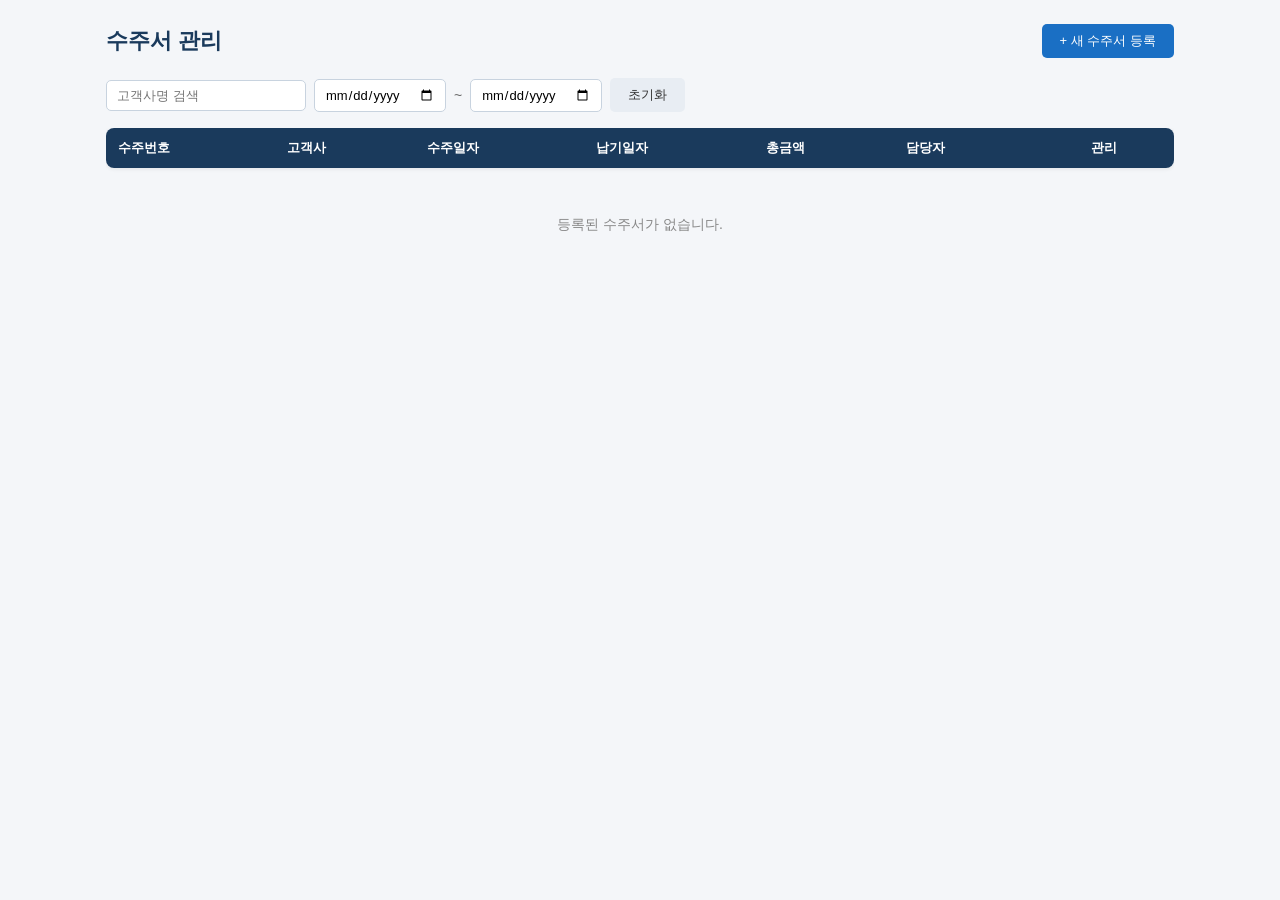
<file: admin/index.html>
<!DOCTYPE html>
<html lang="ko">
<head>
  <meta charset="UTF-8">
  <meta name="viewport" content="width=device-width, initial-scale=1.0">
  <title>수주서 관리</title>
  <link rel="stylesheet" href="style.css">
</head>
<body>

  <!-- 목록 화면 -->
  <div id="list-view" class="view">
    <header class="app-header no-print">
      <h1>수주서 관리</h1>
      <button class="btn btn-primary" onclick="showForm()">+ 새 수주서 등록</button>
    </header>

    <div class="filter-bar no-print">
      <input type="text" id="filter-customer" placeholder="고객사명 검색" oninput="renderList()">
      <input type="date" id="filter-from" oninput="renderList()">
      <span>~</span>
      <input type="date" id="filter-to" oninput="renderList()">
      <button class="btn btn-secondary" onclick="clearFilters()">초기화</button>
    </div>

    <div class="table-wrap no-print">
      <table id="order-table">
        <thead>
          <tr>
            <th>수주번호</th>
            <th>고객사</th>
            <th>수주일자</th>
            <th>납기일자</th>
            <th>총금액</th>
            <th>담당자</th>
            <th class="col-action">관리</th>
          </tr>
        </thead>
        <tbody id="order-tbody"></tbody>
      </table>
      <p id="empty-msg" class="empty-msg" style="display:none">등록된 수주서가 없습니다.</p>
    </div>
  </div>

  <!-- 등록/수정 폼 화면 -->
  <div id="form-view" class="view" style="display:none">
    <header class="app-header no-print">
      <h1 id="form-title">수주서 등록</h1>
      <div class="header-actions">
        <button class="btn btn-secondary" onclick="showList()">← 목록으로</button>
        <button class="btn btn-primary" onclick="saveOrder()">저장</button>
      </div>
    </header>

    <form id="order-form" class="order-form" onsubmit="return false">
      <input type="hidden" id="f-id">

      <div class="form-section">
        <h2 class="section-title">기본 정보</h2>
        <div class="form-grid">
          <div class="form-group">
            <label>수주번호</label>
            <input type="text" id="f-order-no" readonly placeholder="자동 생성">
          </div>
          <div class="form-group">
            <label>수주일자 <span class="required">*</span></label>
            <input type="date" id="f-order-date" required>
          </div>
          <div class="form-group">
            <label>납기일자 <span class="required">*</span></label>
            <input type="date" id="f-delivery-date" required>
          </div>
          <div class="form-group">
            <label>납품장소</label>
            <input type="text" id="f-delivery-addr" placeholder="납품장소 입력">
          </div>
          <div class="form-group">
            <label>결제조건</label>
            <select id="f-payment-terms">
              <option value="">선택</option>
              <option value="현금">현금</option>
              <option value="외상">외상</option>
              <option value="어음">어음</option>
              <option value="카드">카드</option>
              <option value="계좌이체">계좌이체</option>
            </select>
          </div>
          <div class="form-group">
            <label>담당 영업자</label>
            <input type="text" id="f-sales-rep" placeholder="담당자 이름">
          </div>
        </div>
      </div>

      <div class="form-section">
        <h2 class="section-title">고객 정보</h2>
        <div class="form-grid">
          <div class="form-group">
            <label>고객사명 <span class="required">*</span></label>
            <input type="text" id="f-customer-name" required placeholder="고객사명 입력">
          </div>
          <div class="form-group">
            <label>담당자</label>
            <input type="text" id="f-customer-contact" placeholder="담당자 이름">
          </div>
          <div class="form-group">
            <label>연락처</label>
            <input type="text" id="f-customer-phone" placeholder="010-0000-0000">
          </div>
          <div class="form-group">
            <label>이메일</label>
            <input type="email" id="f-customer-email" placeholder="example@email.com">
          </div>
        </div>
      </div>

      <div class="form-section">
        <h2 class="section-title">품목</h2>
        <div class="table-wrap">
          <table id="items-table">
            <thead>
              <tr>
                <th>품목코드</th>
                <th>품목명 <span class="required">*</span></th>
                <th>규격/사양</th>
                <th>수량</th>
                <th>단위</th>
                <th>단가</th>
                <th>금액</th>
                <th></th>
              </tr>
            </thead>
            <tbody id="items-tbody"></tbody>
          </table>
        </div>
        <button type="button" class="btn btn-secondary btn-add-row" onclick="addItemRow()">+ 품목 추가</button>

        <div class="totals">
          <div class="totals-row">
            <span>공급가액</span>
            <span id="t-subtotal">0</span>
          </div>
          <div class="totals-row">
            <span>부가세 (10%)</span>
            <span id="t-vat">0</span>
          </div>
          <div class="totals-row totals-grand">
            <span>총금액</span>
            <span id="t-total">0</span>
          </div>
        </div>
      </div>

      <div class="form-section">
        <h2 class="section-title">도면 / 비고</h2>
        <div class="drawing-toolbar">
          <label class="tool-label">도구</label>
          <button type="button" id="tool-pen" class="tool-btn active" onclick="setTool('pen')" title="펜">✏️ 펜</button>
          <button type="button" id="tool-eraser" class="tool-btn" onclick="setTool('eraser')" title="지우개">🧹 지우개</button>
          <button type="button" id="tool-line" class="tool-btn" onclick="setTool('line')" title="직선">📏 직선</button>
          <button type="button" id="tool-rect" class="tool-btn" onclick="setTool('rect')" title="사각형">⬜ 사각형</button>
          <div class="tool-sep"></div>
          <label class="tool-label">색상</label>
          <input type="color" id="draw-color" value="#000000" title="색상">
          <label class="tool-label">굵기</label>
          <select id="draw-width" title="선 굵기">
            <option value="1">1px</option>
            <option value="2" selected>2px</option>
            <option value="4">4px</option>
            <option value="8">8px</option>
            <option value="16">16px</option>
          </select>
          <div class="tool-sep"></div>
          <button type="button" class="btn btn-secondary btn-sm" onclick="clearCanvas()">초기화</button>
        </div>
        <div class="canvas-wrap">
          <canvas id="draw-canvas" width="900" height="400"></canvas>
        </div>
      </div>
    </form>
  </div>

  <!-- 인쇄 전용 뷰 (항상 숨김, 인쇄 시에만 표시) -->
  <div id="print-view" class="print-only"></div>

  <script src="app.js"></script>
</body>
</html>
</file>
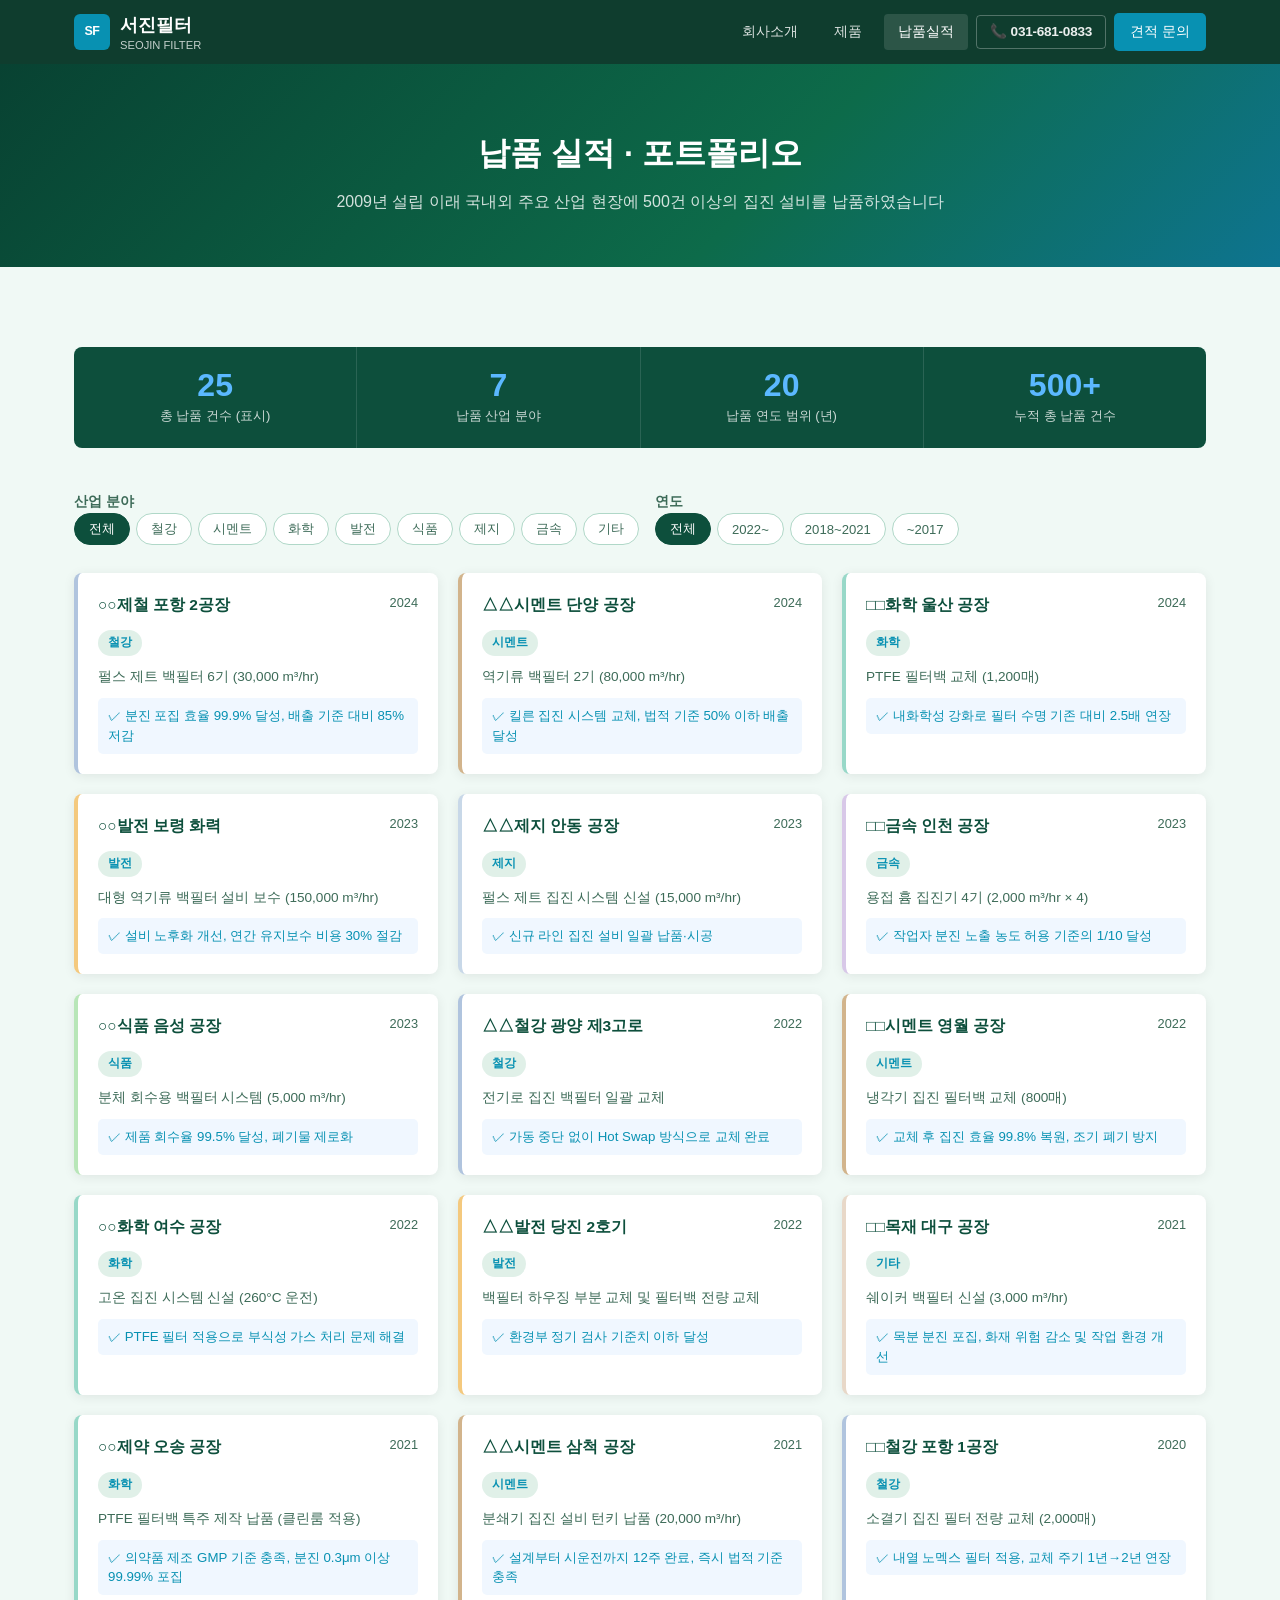
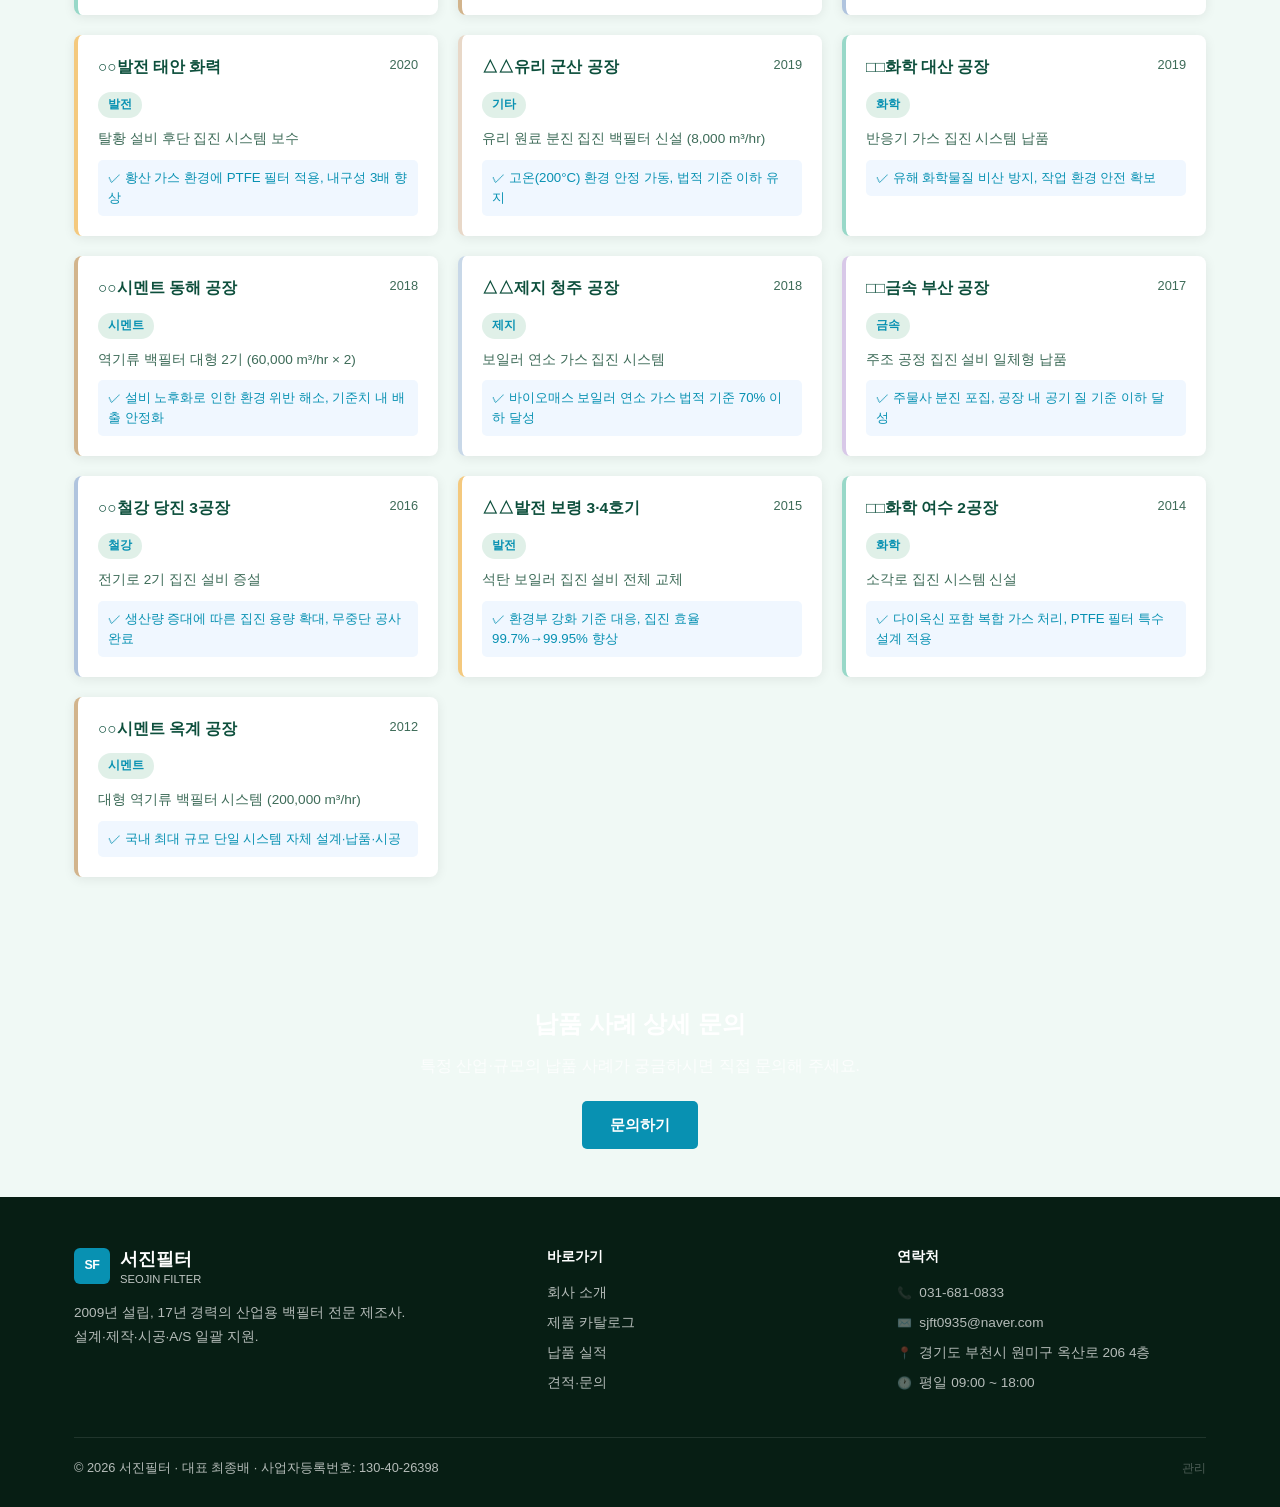
<file: portfolio.html>
<!DOCTYPE html>
<html lang="ko">
<head>
  <meta charset="UTF-8">
  <meta name="viewport" content="width=device-width, initial-scale=1.0">
  <title>납품 실적 — 서진필터</title>
  <meta name="description" content="서진필터 납품 실적. 철강·시멘트·화학·발전·식품·제지·금속 등 25건 이상의 주요 납품 사례.">
  <link rel="icon" href="data:image/svg+xml,<svg xmlns='http://www.w3.org/2000/svg' viewBox='0 0 100 100'><rect width='100' height='100' rx='14' fill='%231a2b4a'/><text y='72' x='50' text-anchor='middle' font-size='46' font-weight='bold' fill='white' font-family='sans-serif'>SF</text></svg>">
  <link rel="stylesheet" href="css/base.css">
  <link rel="stylesheet" href="css/layout.css">
  <link rel="stylesheet" href="css/pages/portfolio.css">
</head>
<body>

<header class="site-header">
  <div class="container">
    <div class="header-inner">
      <a href="index.html" class="site-logo">
        <span class="logo-icon">SF</span>
        <span>서진필터<br><span class="logo-sub">SEOJIN FILTER</span></span>
      </a>
      <button class="menu-toggle" aria-label="메뉴 열기" aria-expanded="false">
        <span></span><span></span><span></span>
      </button>
      <nav class="site-nav">
        <a href="index.html#about">회사소개</a>
        <a href="products.html">제품</a>
        <a href="portfolio.html" class="active">납품실적</a>
        <a href="tel:031-681-0833" class="header-tel">📞 031-681-0833</a>
        <a href="inquiry.html" class="nav-cta">견적 문의</a>
      </nav>
    </div>
  </div>
</header>

<div class="page-hero">
  <div class="container">
    <h1>납품 실적 · 포트폴리오</h1>
    <p>2009년 설립 이래 국내외 주요 산업 현장에 500건 이상의 집진 설비를 납품하였습니다</p>
  </div>
</div>

<section class="section">
  <div class="container">

    <!-- 요약 통계 -->
    <div class="port-stats" id="portStats">
      <div class="port-stat">
        <span class="port-stat-num" id="statTotal">0</span>
        <div class="port-stat-label">총 납품 건수 (표시)</div>
      </div>
      <div class="port-stat">
        <span class="port-stat-num">7</span>
        <div class="port-stat-label">납품 산업 분야</div>
      </div>
      <div class="port-stat">
        <span class="port-stat-num">20</span>
        <div class="port-stat-label">납품 연도 범위 (년)</div>
      </div>
      <div class="port-stat">
        <span class="port-stat-num">500+</span>
        <div class="port-stat-label">누적 총 납품 건수</div>
      </div>
    </div>

    <!-- 필터 -->
    <div class="port-filters">
      <div>
        <label>산업 분야</label>
        <div class="port-filter-group" id="industryFilter">
          <button class="port-filter-btn active" data-ind="all">전체</button>
          <button class="port-filter-btn" data-ind="철강">철강</button>
          <button class="port-filter-btn" data-ind="시멘트">시멘트</button>
          <button class="port-filter-btn" data-ind="화학">화학</button>
          <button class="port-filter-btn" data-ind="발전">발전</button>
          <button class="port-filter-btn" data-ind="식품">식품</button>
          <button class="port-filter-btn" data-ind="제지">제지</button>
          <button class="port-filter-btn" data-ind="금속">금속</button>
          <button class="port-filter-btn" data-ind="기타">기타</button>
        </div>
      </div>
      <div>
        <label>연도</label>
        <div class="port-filter-group" id="yearFilter">
          <button class="port-filter-btn active" data-year="all">전체</button>
          <button class="port-filter-btn" data-year="2022">2022~</button>
          <button class="port-filter-btn" data-year="2018">2018~2021</button>
          <button class="port-filter-btn" data-year="2005">~2017</button>
        </div>
      </div>
    </div>

    <!-- 카드 그리드 -->
    <div class="portfolio-grid" id="portfolioGrid">
      <!-- JS로 렌더링 -->
    </div>

  </div>
</section>

<section class="cta-banner" style="padding:48px 0">
  <div class="container" style="text-align:center;color:#fff">
    <h2 style="font-size:1.5rem;margin-bottom:10px">납품 사례 상세 문의</h2>
    <p style="opacity:.82;margin-bottom:22px">특정 산업·규모의 납품 사례가 궁금하시면 직접 문의해 주세요.</p>
    <a href="inquiry.html" class="btn btn-primary">문의하기</a>
  </div>
</section>

<footer class="site-footer">
  <div class="container">
    <div class="footer-grid">
      <div class="footer-brand">
        <a href="index.html" class="site-logo">
          <span class="logo-icon">SF</span>
          <span>서진필터<br><span class="logo-sub">SEOJIN FILTER</span></span>
        </a>
        <p>2009년 설립, 17년 경력의 산업용 백필터 전문 제조사.<br>설계·제작·시공·A/S 일괄 지원.</p>
      </div>
      <div class="footer-col">
        <h4>바로가기</h4>
        <ul>
          <li><a href="index.html#about">회사 소개</a></li>
          <li><a href="products.html">제품 카탈로그</a></li>
          <li><a href="portfolio.html">납품 실적</a></li>
          <li><a href="inquiry.html">견적·문의</a></li>
        </ul>
      </div>
      <div class="footer-col">
        <h4>연락처</h4>
        <ul>
          <li><span>📞</span> 031-681-0833</li>
          <li><span>✉️</span> sjft0935@naver.com</li>
          <li><span>📍</span> 경기도 부천시 원미구 옥산로 206 4층</li>
          <li><span>🕐</span> 평일 09:00 ~ 18:00</li>
        </ul>
      </div>
    </div>
    <div class="footer-bottom">
      <span>© 2026 서진필터 · 대표 최종배 · 사업자등록번호: 130-40-26398</span>
      <a href="admin/" title="내부 관리">관리</a>
    </div>
  </div>
</footer>

<script src="js/data/portfolio.js"></script>
<script src="js/nav.js"></script>
<script src="js/portfolio.js"></script>
</body>
</html>
</file>
<file: admin/style.css>
/* ── Reset & Base ── */
*, *::before, *::after { box-sizing: border-box; margin: 0; padding: 0; }

body {
  font-family: 'Malgun Gothic', '맑은 고딕', sans-serif;
  font-size: 14px;
  color: #222;
  background: #f4f6f9;
  min-height: 100vh;
}

/* ── Layout ── */
.view { max-width: 1100px; margin: 0 auto; padding: 24px 16px; }

/* ── Header ── */
.app-header {
  display: flex;
  align-items: center;
  justify-content: space-between;
  margin-bottom: 20px;
}
.app-header h1 { font-size: 22px; color: #1a3a5c; }
.header-actions { display: flex; gap: 8px; }

/* ── Buttons ── */
.btn {
  padding: 8px 18px;
  border: none;
  border-radius: 5px;
  font-size: 13px;
  font-family: inherit;
  cursor: pointer;
  transition: background 0.15s;
}
.btn-primary { background: #1a6fc4; color: #fff; }
.btn-primary:hover { background: #155ba0; }
.btn-secondary { background: #e8edf3; color: #333; }
.btn-secondary:hover { background: #d0d8e4; }
.btn-danger { background: #e53e3e; color: #fff; font-size: 12px; padding: 4px 10px; }
.btn-danger:hover { background: #c53030; }
.btn-sm { font-size: 12px; padding: 4px 10px; }
.btn-add-row { margin-top: 10px; }

/* ── Filter Bar ── */
.filter-bar {
  display: flex;
  align-items: center;
  gap: 8px;
  margin-bottom: 16px;
  flex-wrap: wrap;
}
.filter-bar input, .filter-bar select {
  padding: 7px 10px;
  border: 1px solid #c8d3df;
  border-radius: 5px;
  font-family: inherit;
  font-size: 13px;
  background: #fff;
}
.filter-bar input[type="text"] { width: 200px; }
.filter-bar span { color: #666; }

/* ── Table ── */
.table-wrap { overflow-x: auto; }

table {
  width: 100%;
  border-collapse: collapse;
  background: #fff;
  border-radius: 8px;
  overflow: hidden;
  box-shadow: 0 1px 4px rgba(0,0,0,0.08);
}
thead th {
  background: #1a3a5c;
  color: #fff;
  padding: 11px 12px;
  text-align: left;
  font-weight: 600;
  font-size: 13px;
  white-space: nowrap;
}
tbody tr { border-bottom: 1px solid #edf0f5; }
tbody tr:last-child { border-bottom: none; }
tbody tr:hover { background: #f7f9fc; }
tbody td { padding: 10px 12px; vertical-align: middle; }

.col-action { width: 140px; text-align: center; }
.action-btns { display: flex; gap: 4px; justify-content: center; }

/* ── Form ── */
.order-form { display: flex; flex-direction: column; gap: 20px; }

.form-section {
  background: #fff;
  border-radius: 8px;
  padding: 20px;
  box-shadow: 0 1px 4px rgba(0,0,0,0.08);
}
.section-title {
  font-size: 15px;
  font-weight: 700;
  color: #1a3a5c;
  margin-bottom: 16px;
  padding-bottom: 8px;
  border-bottom: 2px solid #e8edf3;
}

.form-grid {
  display: grid;
  grid-template-columns: repeat(auto-fill, minmax(220px, 1fr));
  gap: 14px;
}
.form-group { display: flex; flex-direction: column; gap: 4px; }
.form-group label { font-size: 12px; color: #555; font-weight: 600; }
.form-group input, .form-group select, .form-group textarea {
  padding: 8px 10px;
  border: 1px solid #c8d3df;
  border-radius: 5px;
  font-family: inherit;
  font-size: 13px;
  background: #fff;
  transition: border-color 0.15s;
}
.form-group input:focus, .form-group select:focus, .form-group textarea:focus {
  outline: none;
  border-color: #1a6fc4;
  box-shadow: 0 0 0 2px rgba(26,111,196,0.12);
}
.form-group input[readonly] { background: #f4f6f9; color: #666; }
textarea { resize: vertical; width: 100%; }

.required { color: #e53e3e; }

/* Items table inputs */
#items-table input, #items-table select {
  width: 100%;
  padding: 5px 7px;
  border: 1px solid #d0d8e4;
  border-radius: 4px;
  font-size: 13px;
  font-family: inherit;
}
#items-table input:focus, #items-table select:focus {
  outline: none;
  border-color: #1a6fc4;
}
#items-table th { font-size: 12px; padding: 9px 8px; }
#items-table td { padding: 6px 8px; }
#items-table input[type="number"] { text-align: right; }
.td-amount { text-align: right; font-weight: 600; color: #1a3a5c; white-space: nowrap; }

/* Totals */
.totals {
  margin-top: 16px;
  display: flex;
  flex-direction: column;
  align-items: flex-end;
  gap: 6px;
}
.totals-row {
  display: flex;
  gap: 32px;
  font-size: 13px;
  color: #444;
}
.totals-row span:first-child { width: 100px; text-align: right; }
.totals-row span:last-child { width: 120px; text-align: right; font-weight: 600; }
.totals-grand {
  font-size: 15px;
  font-weight: 700;
  color: #1a3a5c;
  border-top: 2px solid #1a3a5c;
  padding-top: 6px;
  margin-top: 4px;
}

/* Empty */
.empty-msg { text-align: center; padding: 48px 0; color: #888; font-size: 14px; }

/* ── Drawing Canvas ── */
.drawing-toolbar {
  display: flex;
  align-items: center;
  flex-wrap: wrap;
  gap: 8px;
  margin-bottom: 10px;
  padding: 8px 10px;
  background: #f4f6f9;
  border-radius: 6px;
  border: 1px solid #dde3ec;
}
.tool-label { font-size: 12px; color: #555; font-weight: 600; }
.tool-btn {
  padding: 5px 12px;
  border: 1px solid #c8d3df;
  border-radius: 5px;
  background: #fff;
  font-size: 12px;
  font-family: inherit;
  cursor: pointer;
  transition: background 0.12s, border-color 0.12s;
}
.tool-btn:hover { background: #e8edf3; }
.tool-btn.active { background: #1a6fc4; color: #fff; border-color: #1a6fc4; }
.tool-sep { width: 1px; height: 24px; background: #c8d3df; }
.drawing-toolbar input[type="color"] {
  width: 36px; height: 30px;
  padding: 2px;
  border: 1px solid #c8d3df;
  border-radius: 5px;
  cursor: pointer;
}
.drawing-toolbar select {
  padding: 5px 8px;
  border: 1px solid #c8d3df;
  border-radius: 5px;
  font-family: inherit;
  font-size: 12px;
  background: #fff;
}
.canvas-wrap {
  border: 1px solid #c8d3df;
  border-radius: 6px;
  overflow: auto;
  background: #fff;
  cursor: crosshair;
  line-height: 0;
}
#draw-canvas {
  display: block;
  touch-action: none;
}

/* ── Print Styles ── */
.print-only { display: none; }

@media print {
  body { background: #fff; }

  .no-print { display: none !important; }

  .print-only { display: block !important; }

  #list-view, #form-view { display: none !important; }

  .print-doc {
    font-family: 'Malgun Gothic', '맑은 고딕', sans-serif;
    font-size: 12pt;
    color: #000;
    padding: 20mm;
    max-width: 210mm;
    margin: 0 auto;
  }

  .print-title {
    text-align: center;
    font-size: 22pt;
    font-weight: bold;
    letter-spacing: 6px;
    margin-bottom: 6mm;
    border-top: 3px solid #000;
    border-bottom: 3px solid #000;
    padding: 4mm 0;
  }

  .print-meta {
    display: flex;
    justify-content: space-between;
    margin-bottom: 6mm;
    font-size: 10pt;
  }

  .print-info-table {
    width: 100%;
    border-collapse: collapse;
    margin-bottom: 6mm;
  }
  .print-info-table td {
    border: 1px solid #999;
    padding: 4px 8px;
    font-size: 10pt;
  }
  .print-info-table td.label {
    background: #e8e8e8;
    font-weight: bold;
    width: 80px;
    white-space: nowrap;
  }

  .print-items-table {
    width: 100%;
    border-collapse: collapse;
    margin-bottom: 4mm;
  }
  .print-items-table th {
    background: #d0d0d0;
    border: 1px solid #555;
    padding: 5px 6px;
    font-size: 10pt;
    text-align: center;
  }
  .print-items-table td {
    border: 1px solid #888;
    padding: 4px 6px;
    font-size: 10pt;
  }
  .print-items-table td.right { text-align: right; }
  .print-items-table td.center { text-align: center; }

  .print-totals {
    display: flex;
    flex-direction: column;
    align-items: flex-end;
    gap: 3px;
    margin-bottom: 6mm;
  }
  .print-totals-row {
    display: flex;
    gap: 20px;
    font-size: 11pt;
  }
  .print-totals-row span:first-child { width: 70px; text-align: right; }
  .print-totals-row span:last-child { width: 110px; text-align: right; font-weight: bold; }
  .print-totals-grand {
    border-top: 2px solid #000;
    padding-top: 3px;
    font-size: 13pt;
  }

  .print-notes {
    border: 1px solid #888;
    padding: 6px 10px;
    min-height: 16mm;
    font-size: 10pt;
    margin-bottom: 10mm;
  }

  .print-sign {
    display: flex;
    justify-content: flex-end;
    gap: 20mm;
    font-size: 10pt;
  }
  .print-sign-box {
    text-align: center;
    border: 1px solid #888;
    width: 35mm;
    padding: 10px 0 4px;
  }
  .print-sign-box .sign-label { font-size: 9pt; margin-bottom: 20px; }
}
</file>
<file: css/base.css>
/* ================================================
   base.css — CSS 변수, 리셋, 공통 컴포넌트
   ================================================ */

:root {
  --color-primary:   #0d4f3c;
  --color-accent:    #0891b2;
  --color-accent-h:  #0e7490;
  --color-green:     #0d9e6e;
  --color-bg:        #f0f9f5;
  --color-surface:   #ffffff;
  --color-text:      #0c2e22;
  --color-text-sub:  #3d6b58;
  --color-border:    #b0d8c8;
  --color-overlay:   rgba(8, 40, 28, 0.82);

  --font-base: 'Malgun Gothic', '맑은 고딕', 'Apple SD Gothic Neo', sans-serif;

  --card-radius: 8px;
  --card-shadow: 0 2px 12px rgba(0, 0, 0, 0.08);
  --card-shadow-h: 0 6px 24px rgba(0, 0, 0, 0.14);

  --section-pad: 80px 0;
  --container-w: 1180px;
  --container-px: 24px;

  --transition: 0.2s ease;
}

/* ---- Reset ---- */
*, *::before, *::after { box-sizing: border-box; margin: 0; padding: 0; }
html { scroll-behavior: smooth; font-size: 16px; }
body {
  font-family: var(--font-base);
  background: var(--color-bg);
  color: var(--color-text);
  line-height: 1.6;
  -webkit-font-smoothing: antialiased;
}
img { max-width: 100%; display: block; }
a { color: inherit; text-decoration: none; }
ul, ol { list-style: none; }
button { cursor: pointer; border: none; background: none; font-family: inherit; }

/* ---- Container ---- */
.container {
  max-width: var(--container-w);
  margin: 0 auto;
  padding: 0 var(--container-px);
}

/* ---- Section ---- */
.section { padding: var(--section-pad); }
.section--dark { background: var(--color-primary); color: #fff; }
.section--light { background: var(--color-surface); }

.section-header {
  text-align: center;
  margin-bottom: 48px;
}
.section-header h2 {
  font-size: 1.9rem;
  font-weight: 700;
  color: var(--color-primary);
  margin-bottom: 12px;
}
.section--dark .section-header h2 { color: #fff; }
.section-header p {
  font-size: 1rem;
  color: var(--color-text-sub);
  max-width: 560px;
  margin: 0 auto;
}
.section--dark .section-header p { color: rgba(255,255,255,0.75); }
.section-header .line {
  display: inline-block;
  width: 48px;
  height: 3px;
  background: var(--color-accent);
  border-radius: 2px;
  margin-top: 14px;
}

/* ---- Buttons ---- */
.btn {
  display: inline-block;
  padding: 12px 28px;
  border-radius: 5px;
  font-size: 0.95rem;
  font-weight: 600;
  transition: background var(--transition), transform var(--transition), box-shadow var(--transition);
}
.btn:active { transform: translateY(1px); }

.btn-primary {
  background: var(--color-accent);
  color: #fff;
}
.btn-primary:hover { background: var(--color-accent-h); box-shadow: 0 4px 16px rgba(8,145,178,0.35); }

.btn-outline {
  border: 2px solid #fff;
  color: #fff;
  background: transparent;
}
.btn-outline:hover { background: rgba(255,255,255,0.12); }

.btn-sm { padding: 8px 18px; font-size: 0.875rem; }

/* ---- Cards ---- */
.card {
  background: var(--color-surface);
  border-radius: var(--card-radius);
  box-shadow: var(--card-shadow);
  overflow: hidden;
  transition: box-shadow var(--transition), transform var(--transition);
}
.card:hover { box-shadow: var(--card-shadow-h); transform: translateY(-3px); }

/* ---- Badge ---- */
.badge {
  display: inline-block;
  padding: 3px 10px;
  border-radius: 20px;
  font-size: 0.78rem;
  font-weight: 600;
  background: #e0f0e8;
  color: var(--color-accent);
}

/* ---- Grid helpers ---- */
.grid-2 { display: grid; grid-template-columns: 1fr 1fr; gap: 24px; }
.grid-3 { display: grid; grid-template-columns: repeat(3, 1fr); gap: 24px; }
.grid-4 { display: grid; grid-template-columns: repeat(4, 1fr); gap: 24px; }

@media (max-width: 959px) {
  .grid-3, .grid-4 { grid-template-columns: 1fr 1fr; }
}
@media (max-width: 599px) {
  .grid-2, .grid-3, .grid-4 { grid-template-columns: 1fr; }
  .section { padding: 52px 0; }
  .section-header h2 { font-size: 1.5rem; }
  .section-header { margin-bottom: 32px; }
}

/* ---- Page hero ---- */
.page-hero {
  background: linear-gradient(135deg, #084232 0%, #0d6b4a 60%, #0e7490 100%);
  color: #fff;
  padding: 64px 0 52px;
  text-align: center;
}
.page-hero h1 { font-size: 2rem; font-weight: 700; margin-bottom: 10px; }
.page-hero p { font-size: 1rem; opacity: 0.82; }

@media (max-width: 599px) {
  .page-hero { padding: 44px 0 36px; }
  .page-hero h1 { font-size: 1.5rem; }
}

/* ---- Utility ---- */
.text-center { text-align: center; }
.mt-8 { margin-top: 8px; }
.mt-16 { margin-top: 16px; }
.mt-24 { margin-top: 24px; }
.mt-32 { margin-top: 32px; }
.mb-8 { margin-bottom: 8px; }
.mb-16 { margin-bottom: 16px; }
.hidden { display: none !important; }
</file>
<file: css/layout.css>
/* ================================================
   layout.css — 헤더, 푸터, 네비게이션
   ================================================ */

/* ---- Site Header ---- */
.site-header {
  position: fixed;
  top: 0;
  left: 0;
  right: 0;
  z-index: 100;
  background: rgba(8, 55, 40, 0.97);
  backdrop-filter: blur(6px);
  -webkit-backdrop-filter: blur(6px);
  transition: box-shadow var(--transition);
}
.site-header.scrolled {
  box-shadow: 0 2px 16px rgba(0,0,0,0.22);
}

.header-inner {
  display: flex;
  align-items: center;
  justify-content: space-between;
  height: 64px;
}

/* Logo */
.site-logo {
  display: flex;
  align-items: center;
  gap: 10px;
  color: #fff;
  font-size: 1.1rem;
  font-weight: 700;
  white-space: nowrap;
}
.site-logo .logo-icon {
  width: 36px;
  height: 36px;
  background: var(--color-accent);
  border-radius: 6px;
  display: flex;
  align-items: center;
  justify-content: center;
  font-size: 0.78rem;
  font-weight: 800;
  color: #fff;
  letter-spacing: -0.5px;
  flex-shrink: 0;
}
.site-logo .logo-sub {
  font-size: 0.7rem;
  font-weight: 400;
  opacity: 0.75;
  display: block;
  line-height: 1.2;
}

/* Nav */
.site-nav { display: flex; align-items: center; gap: 8px; }
.site-nav a {
  color: rgba(255,255,255,0.85);
  font-size: 0.9rem;
  font-weight: 500;
  padding: 6px 14px;
  border-radius: 4px;
  transition: background var(--transition), color var(--transition);
}
.site-nav a:hover, .site-nav a.active {
  background: rgba(255,255,255,0.12);
  color: #fff;
}
.site-nav .nav-cta {
  background: var(--color-accent);
  color: #fff !important;
  padding: 7px 16px;
  border-radius: 5px;
}
.site-nav .nav-cta:hover { background: var(--color-accent-h) !important; }
.site-nav .header-tel {
  color: rgba(255,255,255,0.92) !important;
  font-size: 0.85rem;
  font-weight: 600;
  letter-spacing: -0.02em;
  border: 1px solid rgba(255,255,255,0.28);
  padding: 5px 13px !important;
}
.site-nav .header-tel:hover {
  background: rgba(255,255,255,0.13) !important;
  border-color: rgba(255,255,255,0.55);
  color: #fff !important;
}

/* Hamburger */
.menu-toggle {
  display: none;
  flex-direction: column;
  gap: 5px;
  padding: 6px;
  cursor: pointer;
}
.menu-toggle span {
  display: block;
  width: 24px;
  height: 2px;
  background: #fff;
  border-radius: 2px;
  transition: transform var(--transition), opacity var(--transition);
}
.menu-toggle.open span:nth-child(1) { transform: translateY(7px) rotate(45deg); }
.menu-toggle.open span:nth-child(2) { opacity: 0; }
.menu-toggle.open span:nth-child(3) { transform: translateY(-7px) rotate(-45deg); }

/* Body offset for fixed header */
body { padding-top: 64px; }

/* ---- Mobile Nav ---- */
@media (max-width: 767px) {
  .menu-toggle { display: flex; }
  .site-nav {
    display: none;
    position: absolute;
    top: 64px;
    left: 0;
    right: 0;
    background: var(--color-primary);
    flex-direction: column;
    align-items: stretch;
    padding: 8px 16px 16px;
    gap: 4px;
    box-shadow: 0 8px 24px rgba(0,0,0,0.25);
  }
  .site-nav.open { display: flex; }
  .site-nav a { padding: 11px 16px; font-size: 0.95rem; border-radius: 6px; }
  .site-nav .nav-cta { text-align: center; margin-top: 6px; }
}

/* ---- Site Footer ---- */
.site-footer {
  background: #071e14;
  color: rgba(255,255,255,0.7);
  padding: 48px 0 28px;
}

.footer-grid {
  display: grid;
  grid-template-columns: 1.4fr 1fr 1fr;
  gap: 40px;
  margin-bottom: 36px;
}

.footer-brand .site-logo { margin-bottom: 14px; }
.footer-brand p { font-size: 0.85rem; line-height: 1.8; }

.footer-col h4 {
  color: #fff;
  font-size: 0.9rem;
  font-weight: 600;
  margin-bottom: 14px;
}
.footer-col ul li {
  margin-bottom: 8px;
  font-size: 0.85rem;
}
.footer-col ul li a:hover { color: var(--color-accent); }
.footer-col ul li span { opacity: 0.5; font-size: 0.75rem; margin-right: 4px; }

.footer-bottom {
  border-top: 1px solid rgba(255,255,255,0.1);
  padding-top: 20px;
  display: flex;
  justify-content: space-between;
  align-items: center;
  font-size: 0.8rem;
  flex-wrap: wrap;
  gap: 8px;
}
.footer-bottom a { opacity: 0.4; font-size: 0.75rem; }
.footer-bottom a:hover { opacity: 0.9; }

@media (max-width: 767px) {
  .footer-grid { grid-template-columns: 1fr; gap: 28px; }
  .footer-bottom { flex-direction: column; text-align: center; }
}
</file>
<file: css/pages/portfolio.css>
/* ================================================
   portfolio.css — 납품 실적
   ================================================ */

/* Stats Row */
.port-stats {
  display: flex;
  gap: 0;
  background: var(--color-primary);
  border-radius: var(--card-radius);
  overflow: hidden;
  margin-bottom: 40px;
  text-align: center;
}
.port-stat {
  flex: 1;
  padding: 22px 16px;
  color: #fff;
  border-right: 1px solid rgba(255,255,255,0.12);
}
.port-stat:last-child { border-right: none; }
.port-stat-num { font-size: 2rem; font-weight: 800; color: #5bb8ff; display: block; line-height: 1; }
.port-stat-label { font-size: 0.82rem; opacity: 0.78; margin-top: 4px; }

/* Filters */
.port-filters {
  display: flex;
  gap: 16px;
  flex-wrap: wrap;
  margin-bottom: 28px;
  align-items: center;
}
.port-filters label { font-size: 0.85rem; font-weight: 600; color: var(--color-text-sub); margin-right: 4px; }
.port-filter-group { display: flex; gap: 6px; flex-wrap: wrap; }
.port-filter-btn {
  padding: 6px 14px;
  border-radius: 20px;
  font-size: 0.82rem;
  font-weight: 500;
  border: 1.5px solid var(--color-border);
  color: var(--color-text-sub);
  background: var(--color-surface);
  cursor: pointer;
  transition: all var(--transition);
}
.port-filter-btn:hover { border-color: var(--color-accent); color: var(--color-accent); }
.port-filter-btn.active { background: var(--color-primary); color: #fff; border-color: var(--color-primary); }

/* Portfolio Grid */
.portfolio-grid {
  display: grid;
  grid-template-columns: repeat(3, 1fr);
  gap: 20px;
}
.port-card {
  background: var(--color-surface);
  border-radius: var(--card-radius);
  box-shadow: var(--card-shadow);
  padding: 20px;
  display: flex;
  flex-direction: column;
  gap: 10px;
  transition: box-shadow var(--transition), transform var(--transition);
  border-left: 4px solid var(--color-accent);
}
.port-card:hover { box-shadow: var(--card-shadow-h); transform: translateY(-2px); }
.port-card-header { display: flex; justify-content: space-between; align-items: flex-start; gap: 8px; }
.port-client { font-size: 0.97rem; font-weight: 700; color: var(--color-primary); }
.port-year { font-size: 0.8rem; color: var(--color-text-sub); white-space: nowrap; }
.port-product { font-size: 0.85rem; color: var(--color-text-sub); }
.port-achievement {
  font-size: 0.83rem;
  background: #f0f7ff;
  border-radius: 5px;
  padding: 8px 10px;
  color: var(--color-accent);
  line-height: 1.5;
}

.no-results {
  grid-column: 1 / -1;
  text-align: center;
  padding: 60px 0;
  color: var(--color-text-sub);
}

@media (max-width: 959px) { .portfolio-grid { grid-template-columns: 1fr 1fr; } }
@media (max-width: 599px) {
  .portfolio-grid { grid-template-columns: 1fr; }
  .port-stats { flex-direction: column; }
  .port-stat { border-right: none; border-bottom: 1px solid rgba(255,255,255,0.1); }
  .port-stat:last-child { border-bottom: none; }
  .port-filters { flex-direction: column; align-items: flex-start; }
}
</file>
